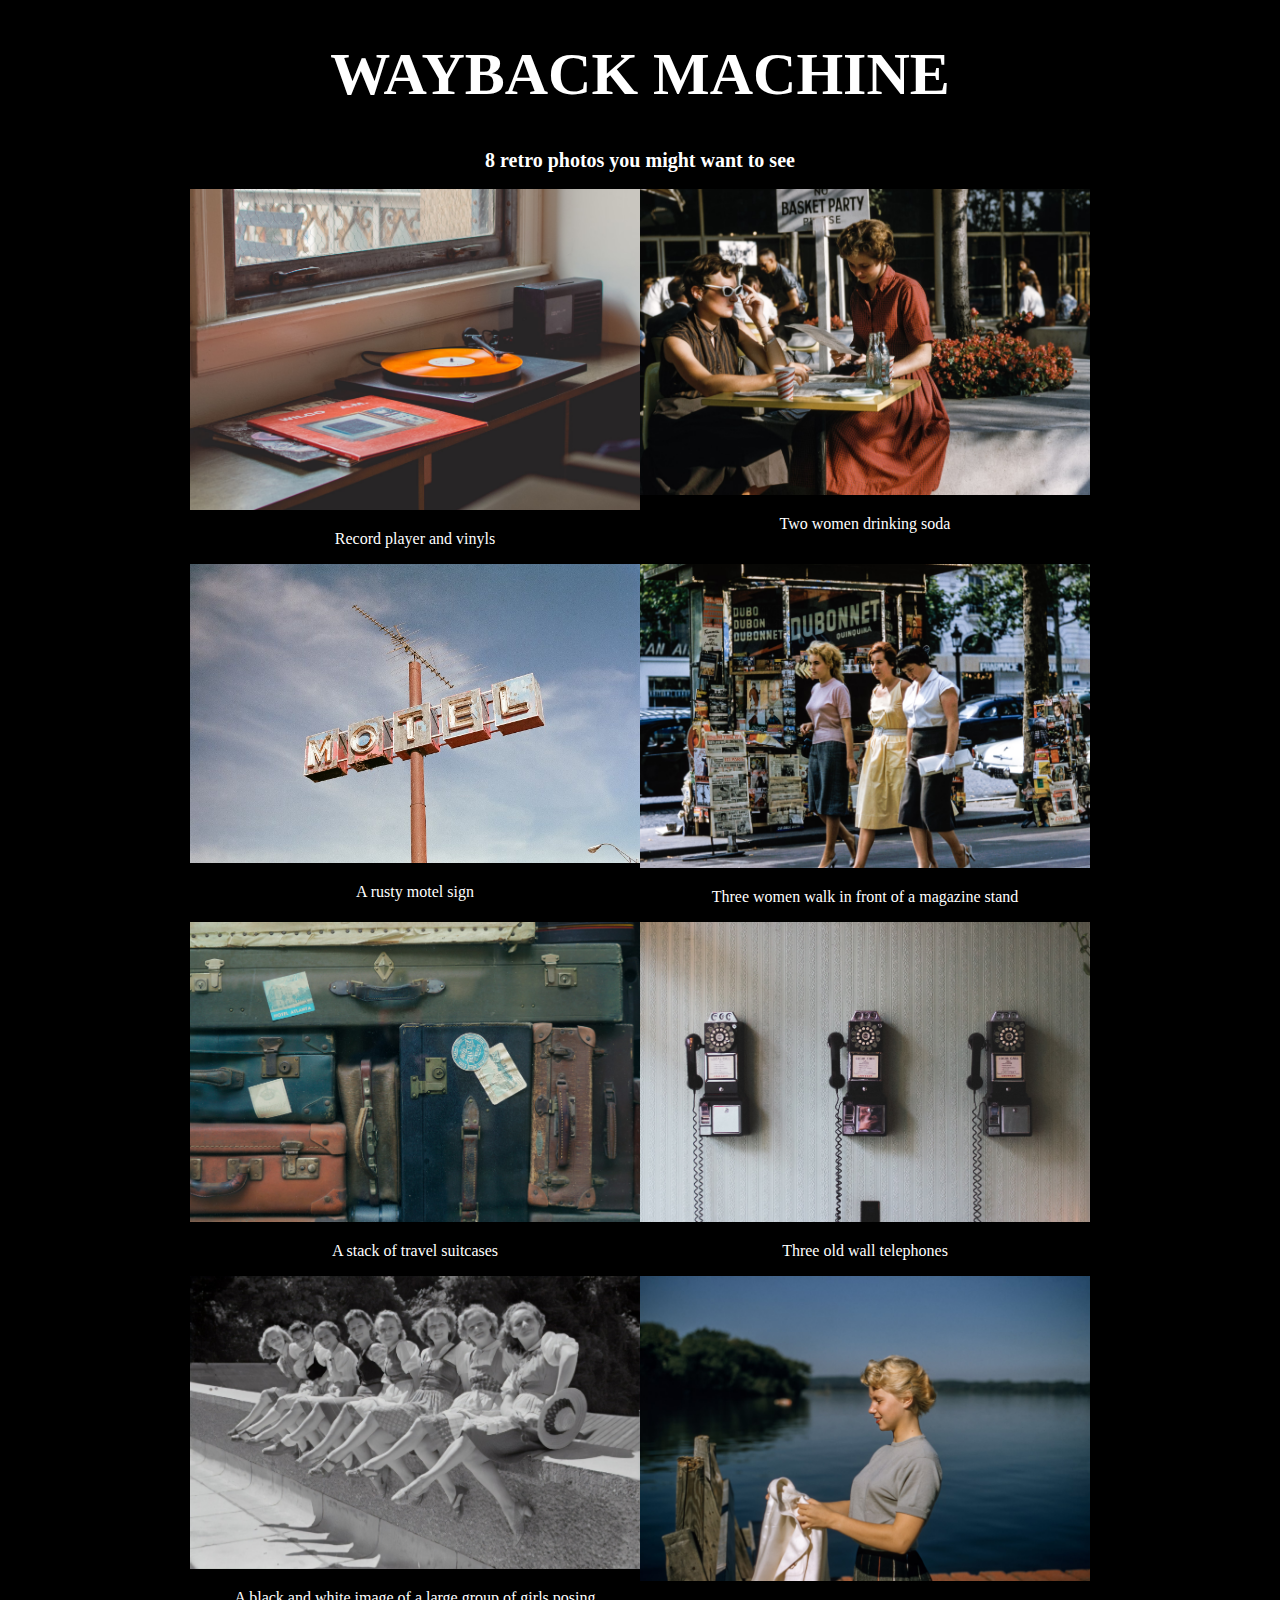
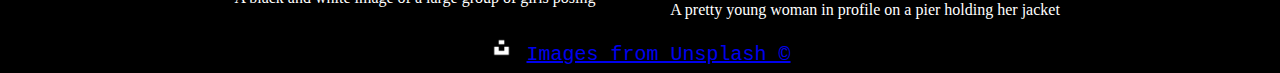
<file: imagesGallery.html>
<!DOCTYPE html>
<html lang="es">

<head>
    <title>Images gallery</title>
    <meta charset="UTF-8">
    <meta name="viewport" content="width=device-width, initial-scale=1.0">
    <link rel="stylesheet" href="imagesGallery.css">
    <link rel="shortcut icon" href="img/ShortcutIcon.ico">
</head>

<body>

    <header>

        <h1>WAYBACK MACHINE</h1>
        <h2>8 retro photos you might want to see</h2>

    </header>

    <main>

        <div class="allCards">


        <div>
            <img class="imageContainer" src="/img/image1.avif" alt="Record player and vinyls">
            <p>Record player and vinyls</p>
        </div>


        <div>
            <img class="imageContainer" src="/img/image2.avif" alt="Two women drinking soda">
            <p>Two women drinking soda</p>
        </div>
    

        <div>
            <img class="imageContainer" src="/img/image3.avif" alt="A rusty motel sign">
            <p>A rusty motel sign</p>
        </div>


        <div>
            <img class="imageContainer" src="/img/image4.avif" alt="Three women walk in front of a magazine stand">
            <p>Three women walk in front of a magazine stand</p>
        </div>


        <div>
            <img class="imageContainer" src="/img/image5.avif" alt="A stack of travel suitcases">
            <p>A stack of travel suitcases</p>
        </div>


        <div>
            <img class="imageContainer" src="/img/image6.avif" alt="Three old wall telephones">
            <p>Three old wall telephones</p>
        </div>


        <div>
            <img class="imageContainer" src="/img/image7.avif" alt=" A black and white image of a large group of girls posing">
            <p>A black and white image of a large group of girls posing</p>
        </div>


        <div>
            <img class="imageContainer" src="/img/image8.avif" alt="A pretty young woman in profile on a pier holding her jacket">
            <p>A pretty young woman in profile on a pier holding her jacket</p>
        </div>


    </main>

    <footer>
       
        <img class="unsplashLogo" src="img/socialNetworks/unsplashLogo.png" alt="unsplashLogo">
        <a href="https://unsplash.com/es/">Images from Unsplash ©</a>

        </a>
    </footer>

</body>
</html>
</file>
<file: imagesGallery.css>
header{
    background-color:black;
}

h1{
    display:flex;
    justify-content: center;
    font-size: 60px;
}

h2{
    display:flex;
    justify-content: center;
    font-size: 20px;
}

main, body{
    background-color:black;
    color:white;
}

.allCards{
    display: flex;
    flex-flow: wrap row;
    justify-content: center;
}

.imageContainer{
    max-width: 450px;
    max-height: 450px;
}

p{
    display:flex;
    justify-content: center;
}

.unsplashLogo{
    width: 25px;
}

footer{
    text-align: center;
    font-size: 20px;
    font-family: monospace;
    color:white;
}
</file>
